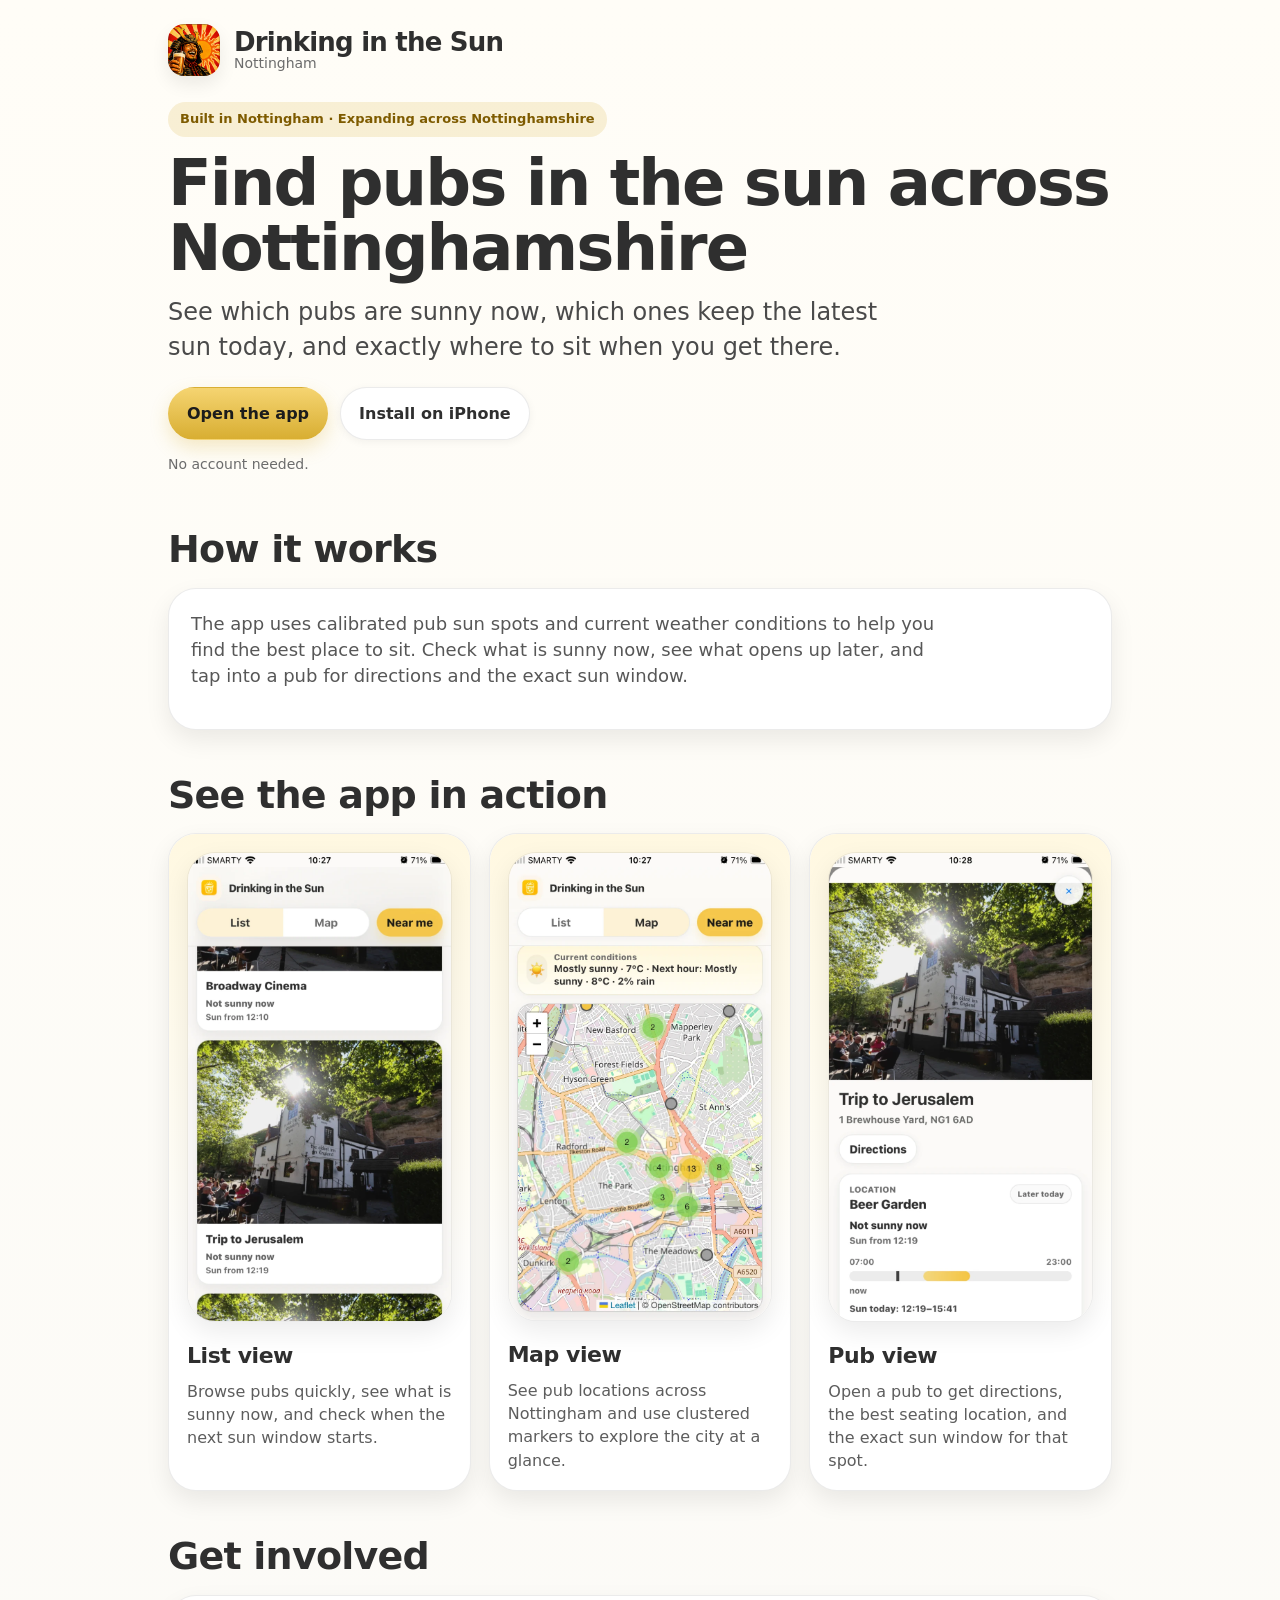
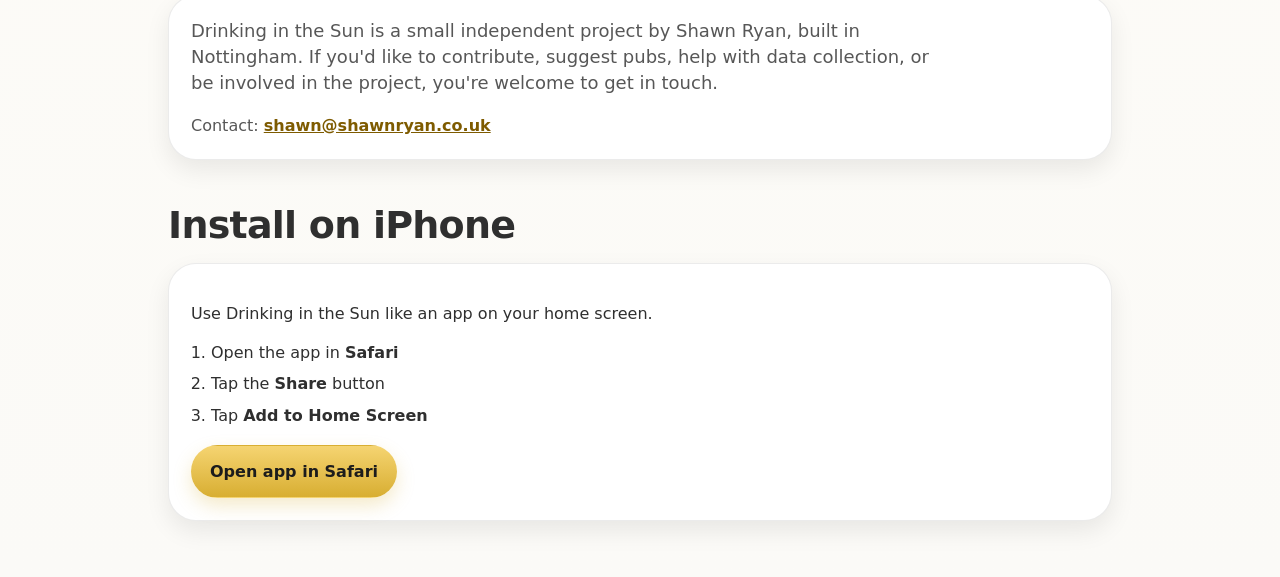
<file: index.html>
<!doctype html>
<html lang="en">
<head>
  <meta charset="utf-8" />
  <meta name="viewport" content="width=device-width,initial-scale=1,viewport-fit=cover" />
  <title>Drinking in the Sun Nottingham | Find pubs in the sun</title>
  <meta name="description" content="Find pubs in the sun across Nottingham and Nottinghamshire. See which pubs are sunny now, which ones keep the latest sun today, and exactly where to sit when you get there." />
  <meta name="theme-color" content="#fbfaf7" />
  <meta name="apple-mobile-web-app-capable" content="yes" />
  <meta name="apple-mobile-web-app-title" content="Drinking in the Sun" />
  <meta name="mobile-web-app-capable" content="yes" />
  <link rel="manifest" href="./manifest.json" />
  <link rel="apple-touch-icon" sizes="180x180" href="./public/icons/apple-touch-icon.png" />
  <link rel="icon" type="image/png" sizes="32x32" href="./public/icons/favicon-32.png" />
  <link rel="icon" type="image/png" sizes="16x16" href="./public/icons/favicon-16.png" />
  <link rel="shortcut icon" href="./public/icons/favicon-32.png" />
  <meta property="og:title" content="Drinking in the Sun Nottingham | Find pubs in the sun" />
  <meta property="og:description" content="Find pubs in the sun across Nottingham and Nottinghamshire. See which pubs are sunny now, which ones keep the latest sun today, and exactly where to sit when you get there." />
  <meta property="og:type" content="website" />
  <meta property="og:site_name" content="Drinking in the Sun" />
  <meta name="twitter:card" content="summary_large_image" />
  <meta name="twitter:title" content="Drinking in the Sun Nottingham | Find pubs in the sun" />
  <meta name="twitter:description" content="Find pubs in the sun across Nottingham and Nottinghamshire. See which pubs are sunny now, which ones keep the latest sun today, and exactly where to sit when you get there." />
  <style>
    :root{--bg:#fbfaf7;--panel:#fff;--line:rgba(0,0,0,.08);--text:#2f2f2f;--muted:#6c6c6c;--sun:#d8ae32;--sun2:#f5d471;--radius:22px;--shadow:0 10px 24px rgba(0,0,0,.08);--max:980px}
    *{box-sizing:border-box} html,body{margin:0;padding:0}
    body{font-family:system-ui,-apple-system,Segoe UI,Roboto,Helvetica,Arial,sans-serif;background:linear-gradient(180deg,#fffdf7,#fbfaf7);color:var(--text);line-height:1.45}
    a{text-decoration:none;color:inherit}
    .wrap{max-width:var(--max);margin:0 auto;padding:24px 18px 56px}
    .brandBar{display:flex;align-items:center;gap:14px;margin-bottom:18px}
    .brandBar img{width:52px;height:52px;border-radius:16px;display:block;box-shadow:0 8px 18px rgba(0,0,0,.08)}
    .brandText{display:flex;flex-direction:column;line-height:1.04}
    .brandText strong{font-size:26px;letter-spacing:-.03em}
    .brandText span{font-size:14px;color:var(--muted)}
    .hero{padding:8px 0 10px}
    .eyebrow{display:inline-block;padding:8px 12px;border-radius:999px;background:rgba(216,174,50,.18);font-weight:800;font-size:13px;color:#7e5b00;margin-bottom:14px}
    h1{font-size:clamp(34px,6vw,64px);line-height:1.02;letter-spacing:-.03em;margin:0 0 14px}
    .sub{font-size:clamp(18px,2.6vw,24px);color:#4a4a4a;max-width:720px;margin:0 0 22px}
    .ctaRow{display:flex;gap:12px;flex-wrap:wrap;margin-top:10px}
    .btn{display:inline-flex;align-items:center;justify-content:center;padding:14px 18px;border-radius:999px;font-weight:800;border:1px solid var(--line);background:var(--panel);box-shadow:0 2px 8px rgba(0,0,0,.05)}
    .btnPrimary{background:linear-gradient(180deg,var(--sun2),var(--sun));color:#1c1c1c;box-shadow:0 8px 18px rgba(216,174,50,.25);border-color:transparent}
    .fine{font-size:14px;color:var(--muted);margin-top:14px}
    .section{margin-top:38px}
    .section h2{font-size:clamp(26px,3vw,38px);margin:0 0 10px;letter-spacing:-.02em}
    .section p.lead{color:#575757;font-size:18px;margin:0 0 18px;max-width:760px}
    .howCard,.install{background:var(--panel);border:1px solid var(--line);border-radius:28px;padding:22px;box-shadow:var(--shadow)}
    .shotGrid{display:grid;grid-template-columns:repeat(3,1fr);gap:18px}
    .shotCard{background:var(--panel);border:1px solid var(--line);border-radius:28px;overflow:hidden;box-shadow:var(--shadow)}
    .shotImgWrap{padding:18px 18px 0;background:linear-gradient(180deg,#fff8e1,#fff)}
    .shotImg{display:block;width:100%;height:auto;border-radius:28px;border:1px solid rgba(0,0,0,.08);box-shadow:0 10px 26px rgba(0,0,0,.08)}
    .shotBody{padding:18px}
    .shotBody h3{margin:0 0 8px;font-size:22px;letter-spacing:-.02em}
    .shotBody p{margin:0;color:#5d5d5d}
    .install ol{margin:12px 0 0 20px;padding:0}
    .install li{margin:8px 0}
    @media (max-width: 900px){.shotGrid{grid-template-columns:1fr}}
  </style>
  <script>
    if ('serviceWorker' in navigator) {
      window.addEventListener('load', async () => {
        try {
          const regs = await navigator.serviceWorker.getRegistrations();
          await Promise.all(regs.map(r => r.unregister()));
          if (window.caches) {
            const keys = await caches.keys();
            await Promise.all(keys.map(k => caches.delete(k)));
          }
        } catch (e) {}
      });
    }
  </script>
</head>
<body>
  <div class="wrap">
    <div class="brandBar">
      <img src="./public/icons/icon-192.png" alt="Drinking in the Sun logo" />
      <div class="brandText">
        <strong>Drinking in the Sun</strong>
        <span>Nottingham</span>
      </div>
    </div>

    <section class="hero">
      <div class="eyebrow">Built in Nottingham · Expanding across Nottinghamshire</div>
      <h1>Find pubs in the sun across Nottinghamshire</h1>
      <p class="sub">See which pubs are sunny now, which ones keep the latest sun today, and exactly where to sit when you get there.</p>
      <div class="ctaRow">
        <a class="btn btnPrimary" href="./app/">Open the app</a>
        <a class="btn" href="#install">Install on iPhone</a>
      </div>
      <div class="fine">No account needed.</div>
    </section>

    <section class="section">
      <h2>How it works</h2>
      <div class="howCard">
        <p class="lead">The app uses calibrated pub sun spots and current weather conditions to help you find the best place to sit. Check what is sunny now, see what opens up later, and tap into a pub for directions and the exact sun window.</p>
      </div>
    </section>

    <section class="section">
      <h2>See the app in action</h2>
      <div class="shotGrid">
        <article class="shotCard">
          <div class="shotImgWrap"><img class="shotImg" src="./public/screenshots/list-view.webp" alt="Drinking in the Sun list view showing pub cards, current sun status, and the app header." /></div>
          <div class="shotBody"><h3>List view</h3><p>Browse pubs quickly, see what is sunny now, and check when the next sun window starts.</p></div>
        </article>
        <article class="shotCard">
          <div class="shotImgWrap"><img class="shotImg" src="./public/screenshots/map-view.webp" alt="Drinking in the Sun map view showing clustered pub markers across Nottingham." /></div>
          <div class="shotBody"><h3>Map view</h3><p>See pub locations across Nottingham and use clustered markers to explore the city at a glance.</p></div>
        </article>
        <article class="shotCard">
          <div class="shotImgWrap"><img class="shotImg" src="./public/screenshots/detail-view.webp" alt="Drinking in the Sun pub view showing the pub photo, directions button, seating location, and sun timing bar." /></div>
          <div class="shotBody"><h3>Pub view</h3><p>Open a pub to get directions, the best seating location, and the exact sun window for that spot.</p></div>
        </article>
      </div>
    </section>

    <section class="section" id="contribute">
      <h2>Get involved</h2>
      <div class="howCard">
        <p class="lead">
          Drinking in the Sun is a small independent project by Shawn Ryan, built in Nottingham.
          If you'd like to contribute, suggest pubs, help with data collection, or be involved in the project,
          you're welcome to get in touch.
        </p>
        <p style="margin:0;color:#575757;">
          Contact:
          <a href="mailto:shawn@shawnryan.co.uk" style="color:#7e5b00;text-decoration:underline;font-weight:700;">
            shawn@shawnryan.co.uk
          </a>
        </p>
      </div>
    </section>

    <section class="section" id="install">
      <h2>Install on iPhone</h2>
      <div class="install">
        <p>Use Drinking in the Sun like an app on your home screen.</p>
        <ol>
          <li>Open the app in <strong>Safari</strong></li>
          <li>Tap the <strong>Share</strong> button</li>
          <li>Tap <strong>Add to Home Screen</strong></li>
        </ol>
        <div class="ctaRow" style="margin-top:18px"><a class="btn btnPrimary" href="./app/">Open app in Safari</a></div>
      </div>
    </section>
  </div>

  <!-- Cloudflare Web Analytics -->
  <script defer src='https://static.cloudflareinsights.com/beacon.min.js' data-cf-beacon='{"token": "41a6bdc8a0274db1b1c0dc2dd760c253"}'></script>
  <!-- End Cloudflare Web Analytics -->
</body>
</html>
</file>
